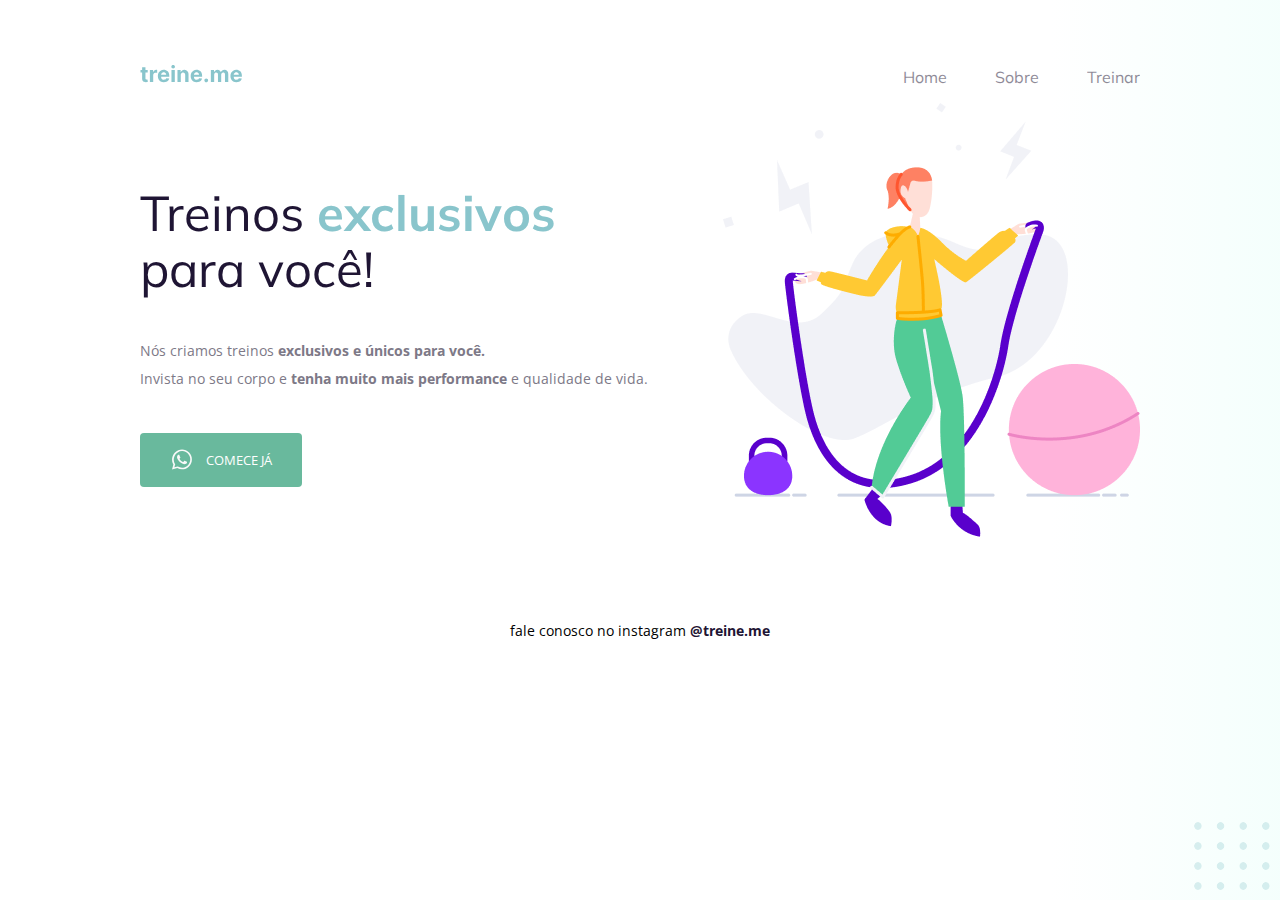
<file: AcessibilidadeFase02/index.html>
<!DOCTYPE html>
<html lang="pt-br">
  <head>
    <link rel="preconnect" href="https://fonts.googleapis.com">
    <link rel="preconnect" href="https://fonts.gstatic.com" crossorigin>

    <meta charset="UTF-8" />
    <meta name="viewport" content="width=device-width, initial-scale=1.0" />
    <title>Treine me</title>

    <link href="https://fonts.googleapis.com/css2?family=Mulish:wght@400;700&family=Open+Sans:wght@400;700&display=swap" rel="stylesheet">

    <link rel="stylesheet" href="style.css">

  </head>
  <body>
    <div class="page">
      <nav>
          <a id="logo" href="#">
            <img src="images/logo.svg" alt="Treine.me" />
          </a>
          <ul>
            <li><a href="#">Home</a></li>
            <li><a href="#">Sobre</a></li>
            
            <li><a href="#">Treinar</a></li>
          </ul>
      </nav>
    </div>
      
    <main>
        <section>

          <h1>Treinos <span>exclusivos</span> para você!</h1>

          <p>
            Nós criamos treinos <strong>exclusivos e únicos para você.</strong></br>
            Invista no seu corpo e <strong>tenha muito mais performance</strong> e qualidade de vida.
          </p>

          <button>
            <img src="images/whats.svg" alt="Ícone do whatsapp">
            Comece já  
          </button>

        </section>

        <img src="images/img.png" alt="Desenho de uma mulher pulando corta numa academia.">
      </main>

      <footer>
          fale conosco no instagram <a href="https://instagram.com/treineme" target="_blank">@treine.me</a>
      </footer>

    <img id="balls" src="images/balls.svg" alt="Bolinhas decorativas verdes no canto inferior direito da página.">

  </body>
</html>
</file>
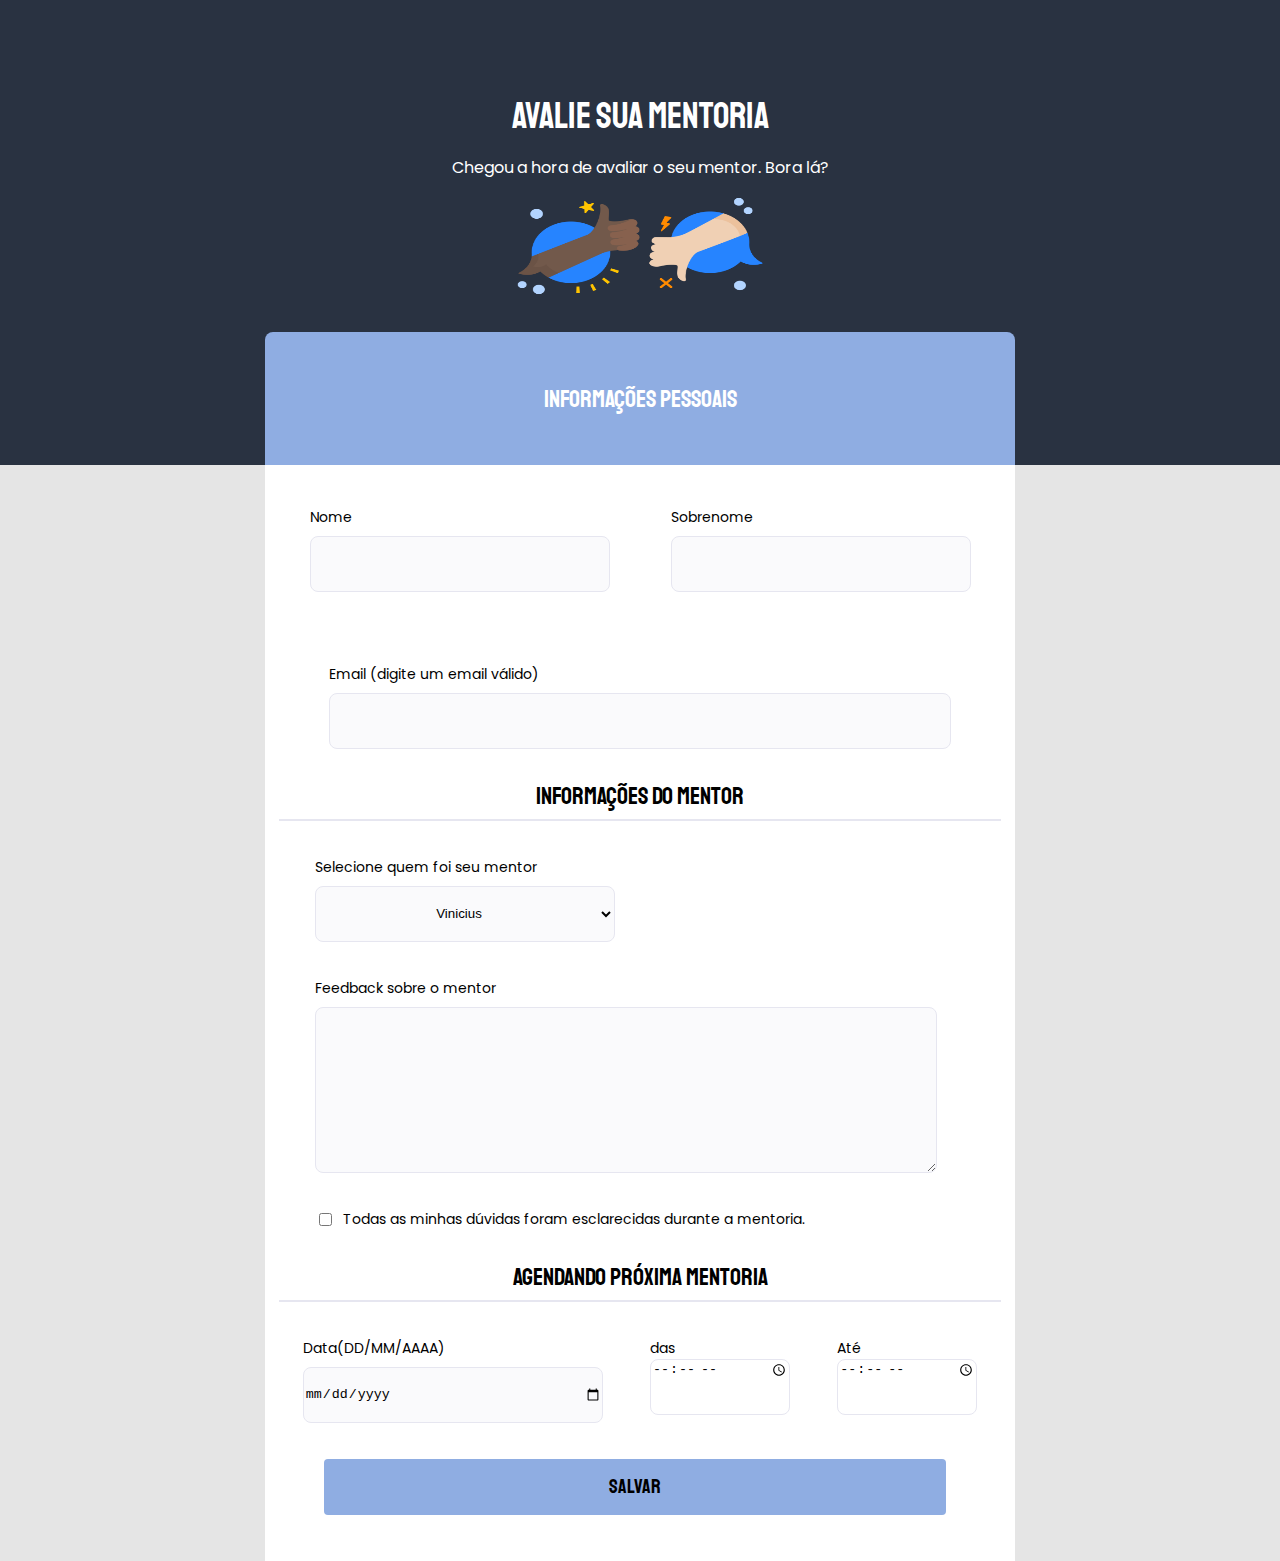
<file: DesafioExtra03/index.html>
<html lang="pt-br">
<head>

    <meta charset="UTF-8">
    <meta name="viewport" content="width=device-width, initial-scale=1.0">
    <link rel="preconnect" href="https://fonts.googleapis.com">
    <link rel="preconnect" href="https://fonts.gstatic.com" crossorigin>
    <title>Mentoria</title>

    <link href="https://fonts.googleapis.com/css2?family=Poppins&family=Staatliches&display=swap" rel="stylesheet">
    <link rel="stylesheet" href="style.css">

</head>
<body>
    <header>
        <div>
            <h1>Avalie sua mentoria</h1>
            <p>Chegou a hora de avaliar o seu mentor. Bora lá?</p>
            <img src="image\Feedback.png">
        </div>
        <div class="info-personal">
            <legend>Informações Pessoais</legend>
        </div>
    </header>

    <form>
        <fieldset class="feedback">
            
            <div class="row">
                <div class="input-name">
                    <label for="name">Nome</label>
                    <input type="text" name="name" id="name"/>
                </div>

                <div class="input-lastname">
                    <label for="lastname">Sobrenome</label>
                    <input type="text" name="lastname" id="lastname"/>
                </div>
            </div>

            <div class="row">
                <div class="input-email">
                    <label for="email">Email <span>(digite um email válido)</span></label>
                    <input type="email" name="email" id="email"/>
                </div>
            </div>

           <h2>Informações do mentor</h2>

            <div id="separator"> </div>


            <div class="mentor">
                <label for="mentor">Selecione quem foi seu mentor</label>
            
                <div>
                    <select id="mentor">
                        <option>Vinicius</option>
                        <option>Marcos</option>
                        <option>Mayk</option>
                        <option>Erika</option>
                    </select>
                </div>
            </div>

            
            <div class="textarea">
                <label for="textarea">Feedback sobre o mentor</label>
                    <div>
                        <textarea id="textarea"></textarea>
                    </div>
            </div>
        
            <div class="checkbox">
                <input type="checkbox" name="checkbox" id="checkbox">
                <label for="checkbox">Todas as minhas dúvidas foram esclarecidas durante a mentoria.</label>
            </div>
            
            <h2>Agendando próxima mentoria</h2>

            <div id="separator"> </div>

            <div class="row">
                <div class="input-date">
                    <label for="date">Data<span>(DD/MM/AAAA)</span></label>
                    <input type="date" name="date" id="date"/>
                </div>
                <div class="input-start">
                    <label for="start-time">das</label>
                    <input type="time" name="start-time" id="start-time"/>
                </div>
                <div class="input-end">
                    <label for="end-time">Até</label>
                    <input type="time" name="end-time" id="end-time"/>
                </div>
            </div>
            <button>Salvar</button>
        </fieldset>
    </form>
    
</body>
</html>
</file>
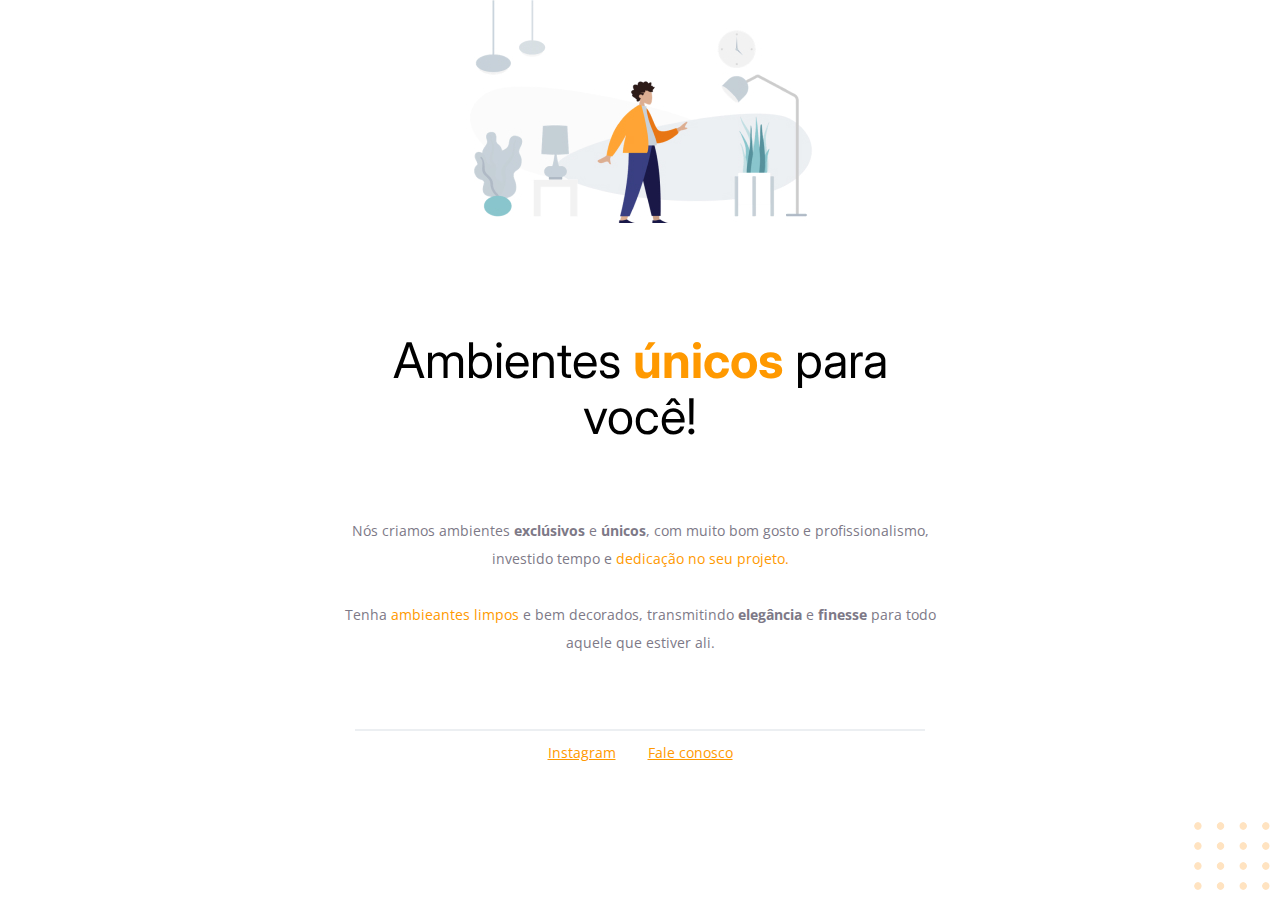
<file: DesafioFase01/index.html>
<!-- Instrução que define o tipo do documento. -->
<!DOCTYPE html>
<html lang="pt-br">
  <!-- Tag <head> contém as instruções para a página -->
  <head>
    <link rel="preconnect" href="https://fonts.googleapis.com" />
    <link rel="preconnect" href="https://fonts.gstatic.com" crossorigin />
    <meta charset="UTF-8" />
    <meta name="viewport" content="width=device-width, initial-scale=1.0" />
    <title>Móveis customizados</title>

    <link
      href="https://fonts.googleapis.com/css2?family=Inter:wght@400;700&family=Open+Sans:wght@400;700&display=swap"
      rel="stylesheet"
    />

    <link rel="stylesheet" href="style.css" />
  </head>

  <!-- Tag <body> é o corpo do documento, onde tem as informações que serão mostradas. -->
  <body>
    <div id="hero">
      <img
      src="images/img1.jpg"
      alt="Desenho de uma pessoa vestindo uma camisa amarela em uma sala com Móveis"/>

      <h1>Ambientes <span>únicos</span> para você!</h1>

      <p>
        Nós criamos ambientes <strong>exclúsivos</strong> e <strong>únicos</strong>, com muito bom gosto
              e profissionalismo, investido tempo e <span>dedicação no seu projeto.</span>
      <br/>
      <br/>
        Tenha <span>ambieantes limpos</span> e bem decorados, transmitindo 
        <strong>elegância</strong> e <strong>finesse</strong> para todo aquele que estiver ali.
      </p>

    </div>
    
    <div id="footer">
    <div class="line"></div>
      <a target="_blank" href="https://instagram.com/moveisparavoce"
        >Instagram</a
      >
      <a href="mailto:contato@moveisparavoce.com">Fale conosco</a>
    </div>

    
    <img
      id="balls"
      src="images/balls.svg"
      alt="Bolinhas alaranjadas no canto inferior direito da tela"
    />
  </body>
</html>
</file>
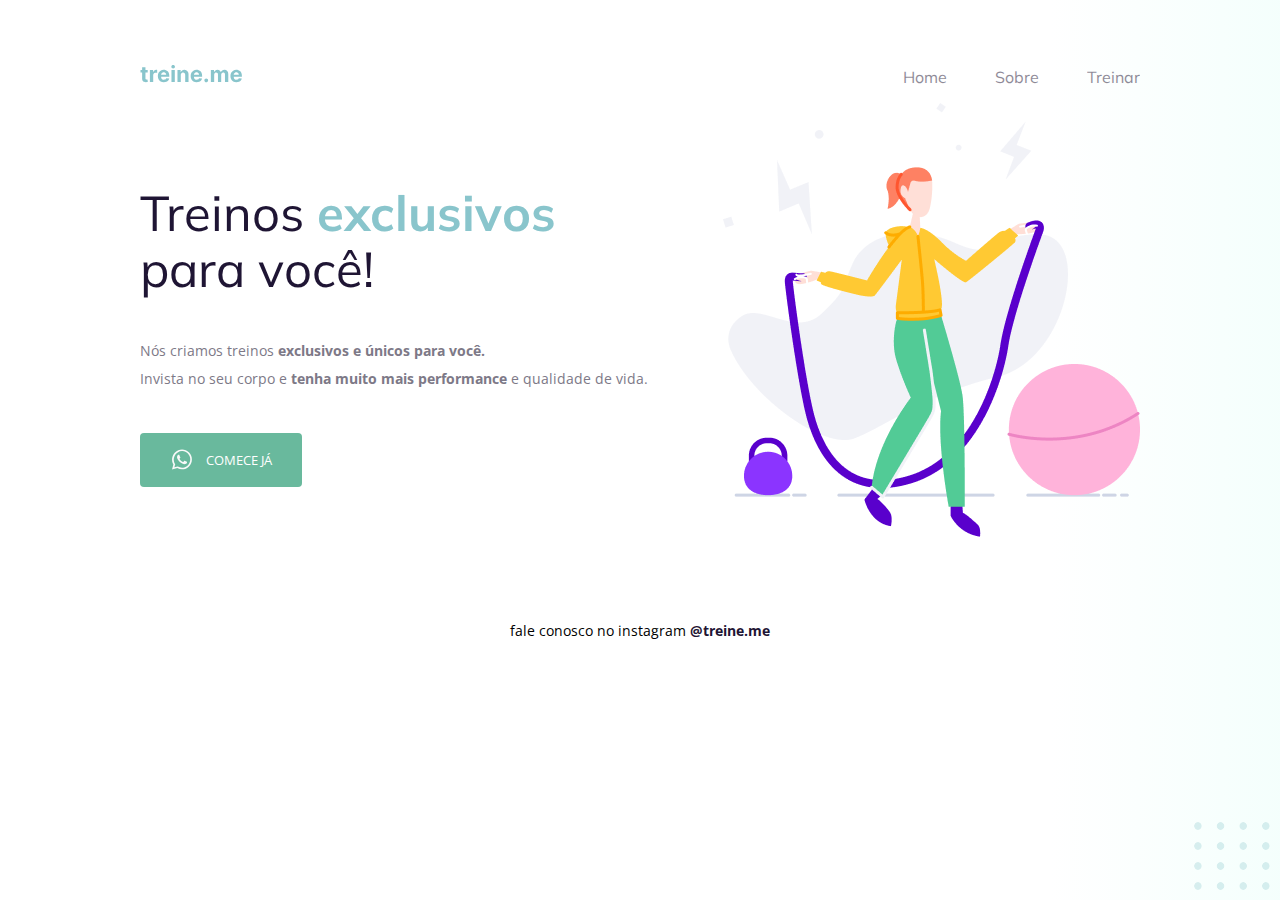
<file: DesafioFase02/index.html>
<!DOCTYPE html>
<html lang="pt-br">
  <head>
    <link rel="preconnect" href="https://fonts.googleapis.com">
    <link rel="preconnect" href="https://fonts.gstatic.com" crossorigin>

    <meta charset="UTF-8" />
    <meta name="viewport" content="width=device-width, initial-scale=1.0" />
    <title>Treine me</title>

    <link href="https://fonts.googleapis.com/css2?family=Mulish:wght@400;700&family=Open+Sans:wght@400;700&display=swap" rel="stylesheet">

    <link rel="stylesheet" href="style.css">

  </head>
  <body>
    <div class="page">
      <nav>

        <a id="logo" href="#">
        <img src="images/logo.svg" alt="Treine.me"/>
        </a>

        <ul>
          <li><a href="#">Home</a></li>
          <li><a href="#">Sobre</a></li>
          <li><a href="#">Treinar</a></li>
        </ul>

      </nav>
    </div> 
      
      <main>
         
          <section>
            <h1>Treinos <span>exclusivos</span> para você!</h1>

            <p>
              Nós criamos treinos <strong>exclusivos e únicos para você.</strong></br>
              Invista no seu corpo e <strong>tenha muito mais performance</strong> e qualidade de vida.
            </p>

            <button>
              <img src="images/whats.svg" alt="Ícone do whatsapp">
              Comece já
            </button>
          </section>

        <img src="images/img.png" alt="Desenho de uma mulher pulando corta numa academia.">

      </main>

      <footer>
          fale conosco no instagram <a href="https://instagram.com/treineme" target="_blank">@treine.me</a>
      </footer>
    

    <img id="balls" src="images/balls.svg" alt="Bolinhas decorativas verdes no canto inferior direito da página.">

  </body>
</html>
</file>
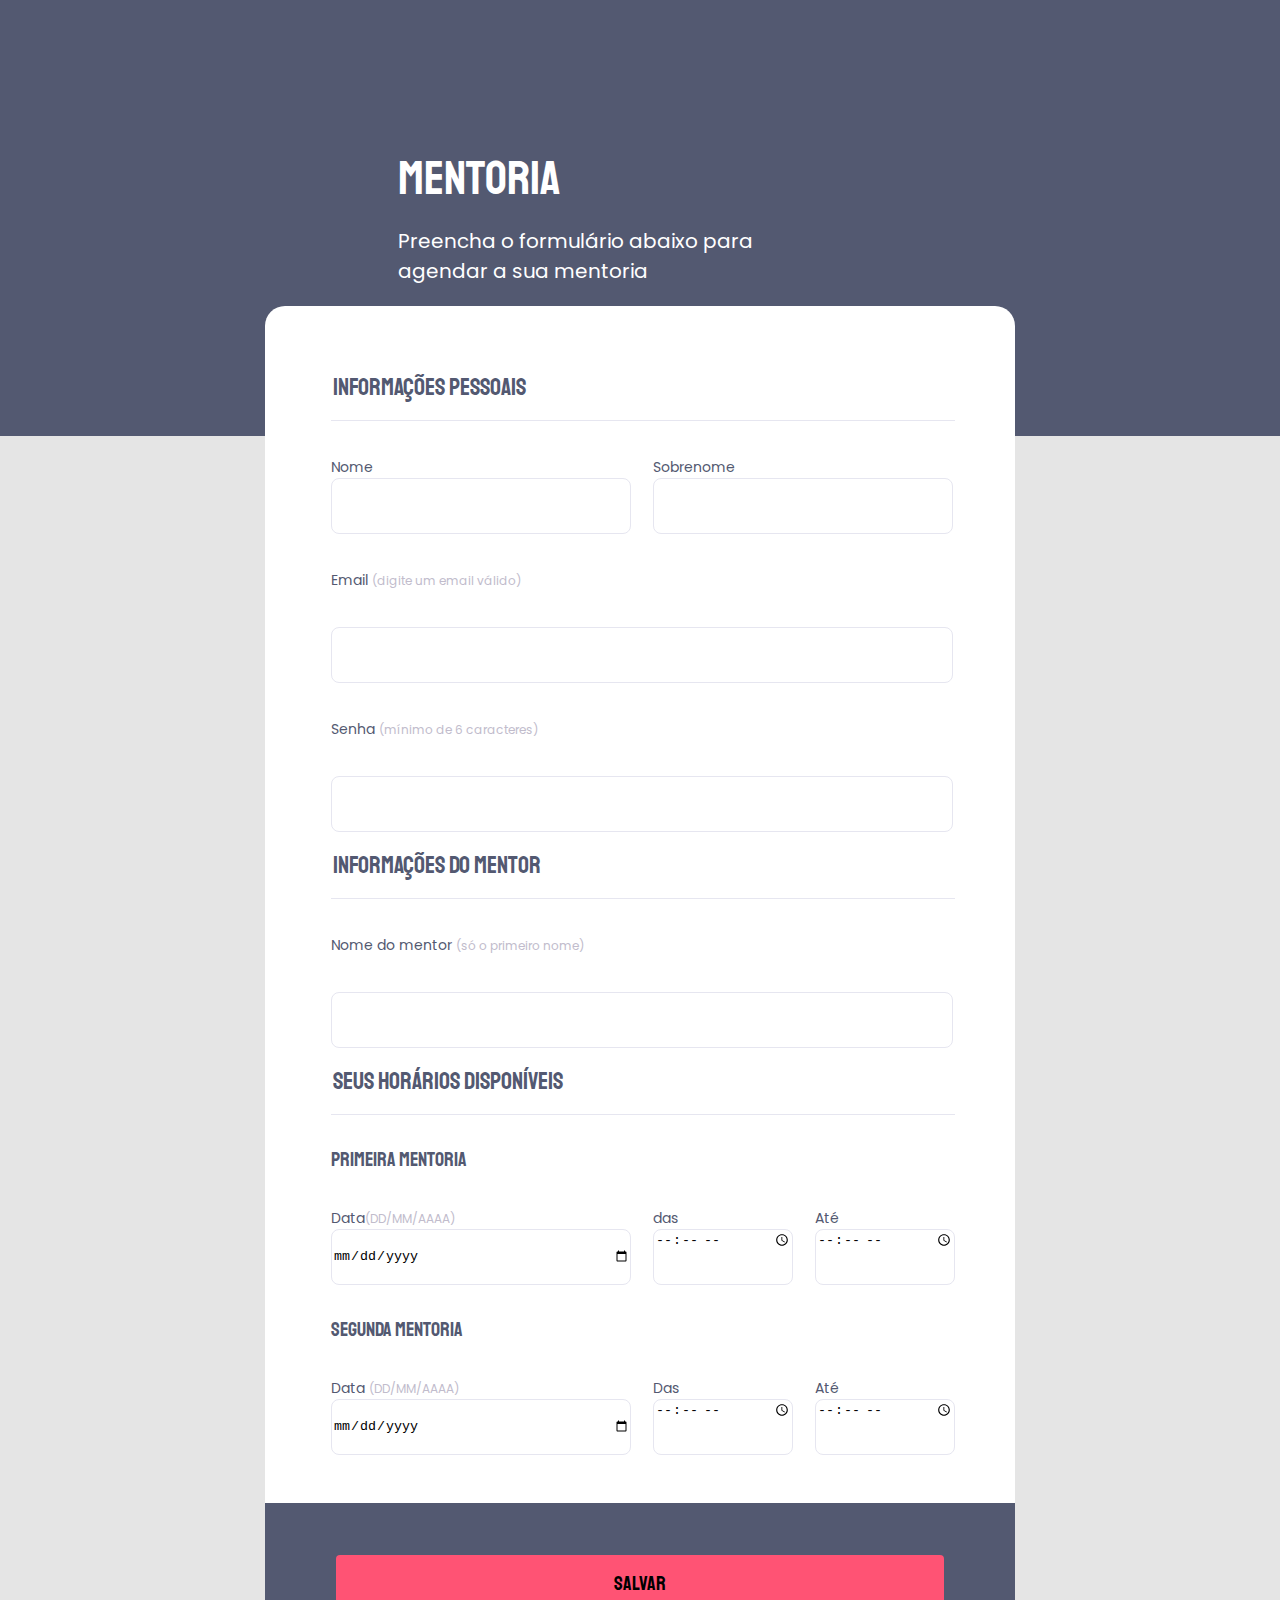
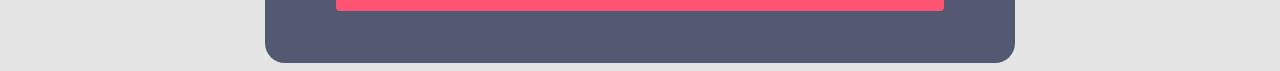
<file: DesafioFase03/index.html>
<html lang="pt-br">
<head>

    <meta charset="UTF-8">
    <meta name="viewport" content="width=device-width, initial-scale=1.0">
    <link rel="preconnect" href="https://fonts.googleapis.com">
    <link rel="preconnect" href="https://fonts.gstatic.com" crossorigin>
    <title>Mentoria</title>

    <link href="https://fonts.googleapis.com/css2?family=Poppins&family=Staatliches&display=swap" rel="stylesheet">
    <link rel="stylesheet" href="style.css">

</head>
<body>
    <header>
        <div>
            <h1>Mentoria</h1>
            <p>Preencha o formulário abaixo para <br/>
            agendar a sua mentoria</p>
        </div>
    </header>
    <form>
        <fieldset class="box-personal">
            <div>
                <legend>Informações Pessoais</legend>
            </div>

            <div id="separator"> </div>
            
            <div class="row">
                <div class="input-name">
                    <label for="name">Nome</label>
                    <input type="text" name="name" id="name"/>
                </div>
                <div class="input-lastname">
                    <label for="lastname">Sobrenome</label>
                    <input type="text" name="lastname" id="lastname"/>
                </div>
            </div>

            <div class="row">
                <div class="input-email">
                    <label for="email">Email <span>(digite um email válido)</span></label>
                    <input type="email" name="email" id="email"/>
                </div>
            </div>

            <div class="row">
                <div>
                    <label for="password">Senha <span>(mínimo de 6 caracteres)</span></label>
                    <input type="password" name="password" id="password"/>
                </div>
            </div>

            <div>
                <legend>Informações do mentor</legend>
            </div>

            <div id="separator"> </div>

            <div class="row">
                <div class="input-mentor">
                    <label for="mentor">Nome do mentor <span>(só o primeiro nome)</span> </label>
                    <input type="text" name="mentor" id="mentor"/>
                </div>
            </div>

            <div>
                <legend>Seus horários disponíveis</legend>
            </div>

            <div id="separator"> </div>

            <h2>Primeira mentoria</h2>

            <div class="row">
                <div class="input-date">
                    <label for="date">Data<span>(DD/MM/AAAA)</span></label>
                    <input type="date" name="date" id="date"/>
                </div>
                <div class="input-start">
                    <label for="start-time">das</label>
                    <input type="time" name="start-time" id="start-time"/>
                </div>
                <div class="input-end">
                    <label for="end-time">Até</label>
                    <input type="time" name="end-time" id="end-time"/>
                </div>
            </div>

            <h2>Segunda mentoria</h2>

            <div class="row">
                <div class="input-date">
                    <label for="date">Data <span> (DD/MM/AAAA) </span></label>
                    <input type="date" name="date" id="date"/>
                </div>
                <div class="input-start">
                    <label for="start-time">Das</label>
                    <input type="time" name="start-time" id="start-time"/>
                </div>
                <div class="input-end">
                    <label for="end-time">Até</label>
                    <input type="time" name="end-time" id="end-time"/>
                </div>
            </div>

        </fieldset>
    </form>
    <footer>
        <button>Salvar</button>
    </footer>
    
</body>
</html>
</file>
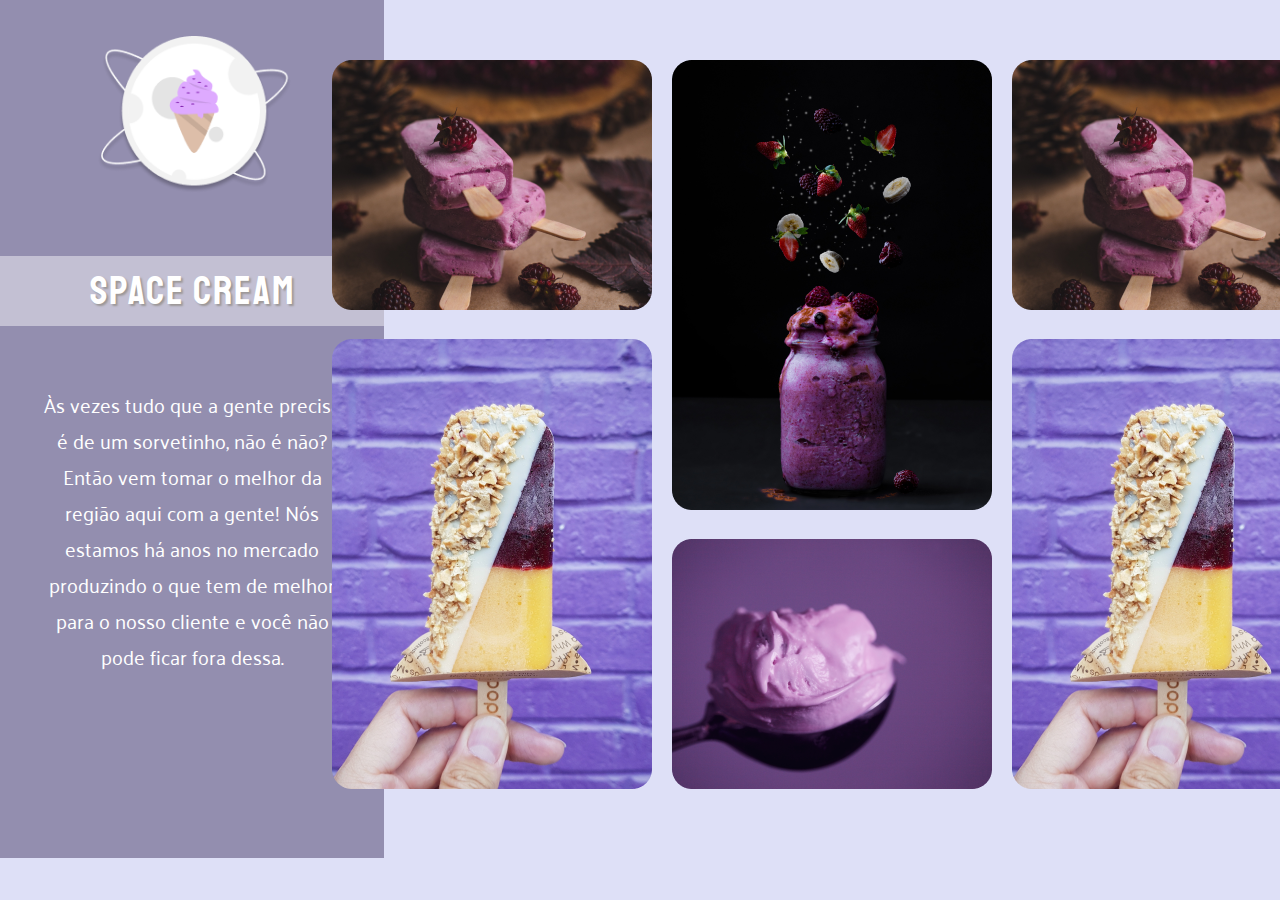
<file: DesafioGridAnimacao03/index.html>
<!DOCTYPE html>
<html lang="pt-br">
<head>
    <meta charset="UTF-8">

    <meta name="viewport" content="width=device-width, initial-scale=1.0">

    <link rel="preconnect" href="https://fonts.googleapis.com">
    <link rel="preconnect" href="https://fonts.gstatic.com" crossorigin>
   
    
    <link href="https://fonts.googleapis.com/css2?family=Palanquin&family=Staatliches&display=swap" rel="stylesheet">
    <link rel="stylesheet" href="style.css">

    <title>Space Cream</title>
</head>
    <body>
        <header>
            <img src="image\logo 1.png" alt="Desenho de um círculo e dentro uma casquinha de sorvete com uma bola de cor lilás">

            <div class="title">
                <h1>Space cream</h1>
            </div>

            <div class="paragraph">
                <p>
                    Às vezes tudo que a gente precisa é de um sorvetinho, não é não?</br> Então vem tomar o melhor
                    da região aqui com a gente! Nós estamos há anos no mercado produzindo o que tem de melhor
                    para o nosso cliente e você não pode ficar fora dessa.
                </p>
            </div>
        </header>

        <main>
            <div class="paleta-01">
                <img src="image\sorvete1.png" alt="Imagem de 3 picolés de tipo paleta um em cima do outro com uma amora por cima">
            </div>

            <div class="paleta-02">
                <img src="image\sorvete1.png" alt="Imagem de 3 picolés de tipo paleta um em cima do outro com uma amora por cima">
            </div>

            <div class="shake">
                <img src="image\sorvete2.png" alt="Imagem de um Milk-Shake de frutas, com umas frutas flutuando em cima">
            </div>

            <div class="massa">
                <img src="image\sorvete3.png" alt="Imagem de uma colher de sorvete com uma bola de sorvete de cor lilás">
            </div>

            <div class="picole-01">
                <img src="image\sorvete4.png" alt="Imagem de um picolé de duas cores, com alguns amendoins na lateral esquerda em formato de triangulo">
            </div>

            <div class="picole-02">
                <img src="image\sorvete4.png" alt="Imagem de um picolé de duas cores, com alguns amendoins na lateral esquerda em formato de triangulo">
            </div>
        </main>

    </body>
</html>
</file>
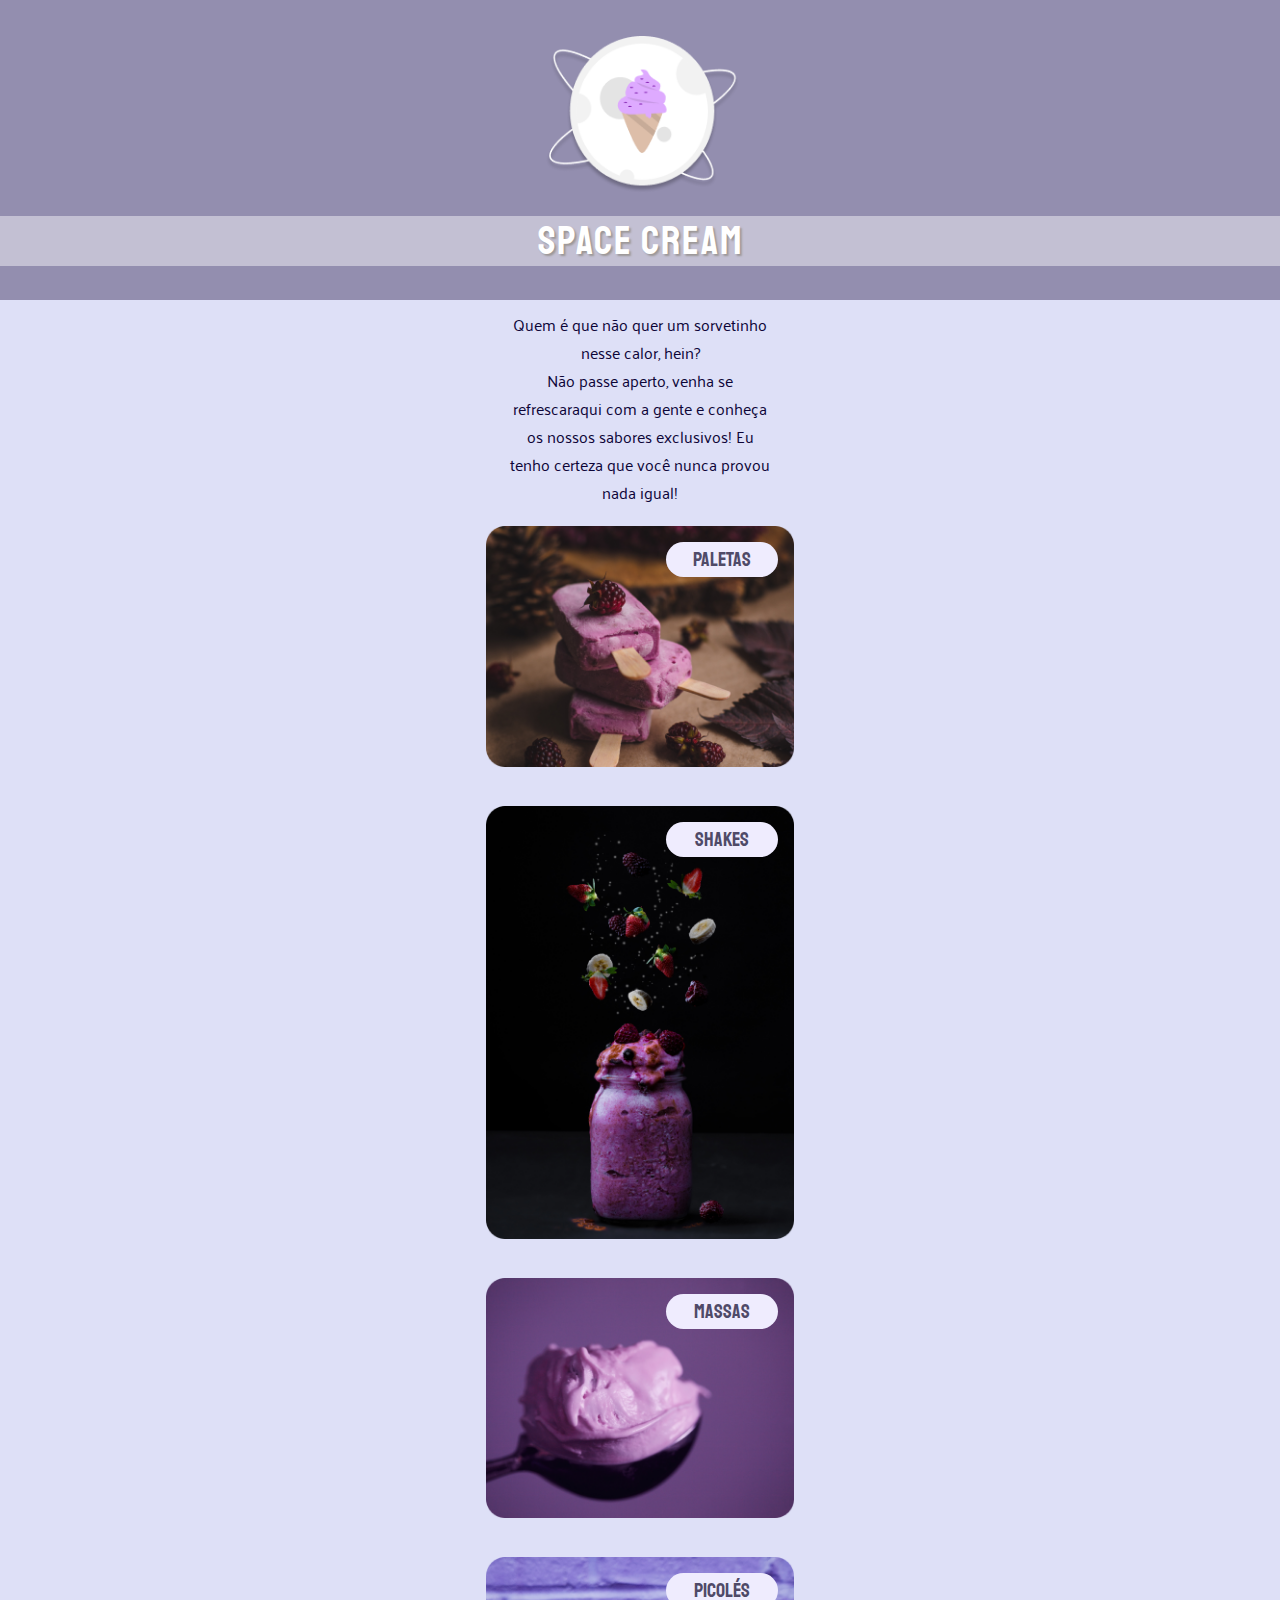
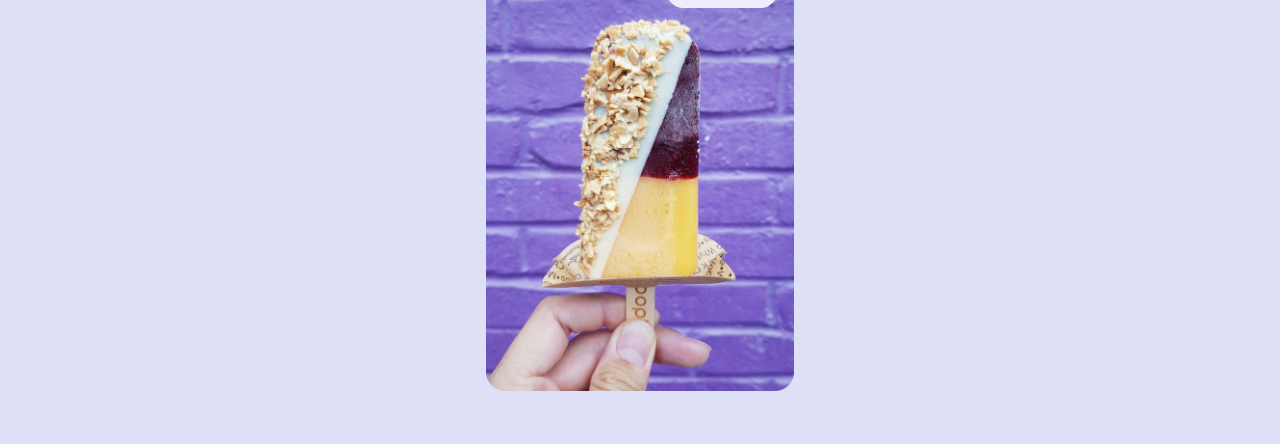
<file: DesafioMobileFirst03/index.html>
<!DOCTYPE html>
<html lang="pt-br">
<head>
    <meta charset="UTF-8">

    <meta name="viewport" content="width=device-width, initial-scale=1.0">

    <link rel="preconnect" href="https://fonts.googleapis.com">
    <link rel="preconnect" href="https://fonts.gstatic.com" crossorigin>
   
    
    <link href="https://fonts.googleapis.com/css2?family=Palanquin&family=Staatliches&display=swap" rel="stylesheet">
    <link rel="stylesheet" href="style.css">

    <title>Space Cream</title>
</head>
<body>
    <header>
        <img src="image\logo 1.png" alt="Desenho de um círculo e dentro uma casquinha de sorvete com uma bola de cor lilás">
        <div class="title">
            <h1>Space cream</h1>
        </div>
    </header>
    <main>
        <p>
            Quem é que não quer um sorvetinho nesse calor, hein? </br>
            Não passe aperto, venha se refrescaraqui com a gente e
            conheça os nossos sabores exclusivos! Eu tenho certeza 
            que você nunca provou nada igual!
        </p>

        <div class="card">
            <div id="info"> <h2>Paletas</h2> </div>
            <img src="image\sorvete1.png" alt="Imagem de 3 picolés de tipo paleta um em cima do outro com uma amora por cima">
        </div>

        <div class="card">
            <div id="info"><h2>Shakes</h2></div>
            <img src="image\sorvete2.png" alt="Imagem de um Milk-Shake de frutas, com umas frutas flutuando em cima">
        </div>

        <div class="card">
            <div id="info"> <h2>Massas</h2> </div>
            <img src="image\sorvete3.png" alt="Imagem de uma colher de sorvete com uma bola de sorvete de cor lilás">
        </div>

        <div class="card">
            <div id="info"> <h2>Picolés</h2> </div>
            <img src="image\sorvete4.png" alt="Imagem de um picolé de duas cores, com alguns amendoins na lateral esquerda em formato de triangulo">
        </div>
    </main>
</body>
</html>
</file>
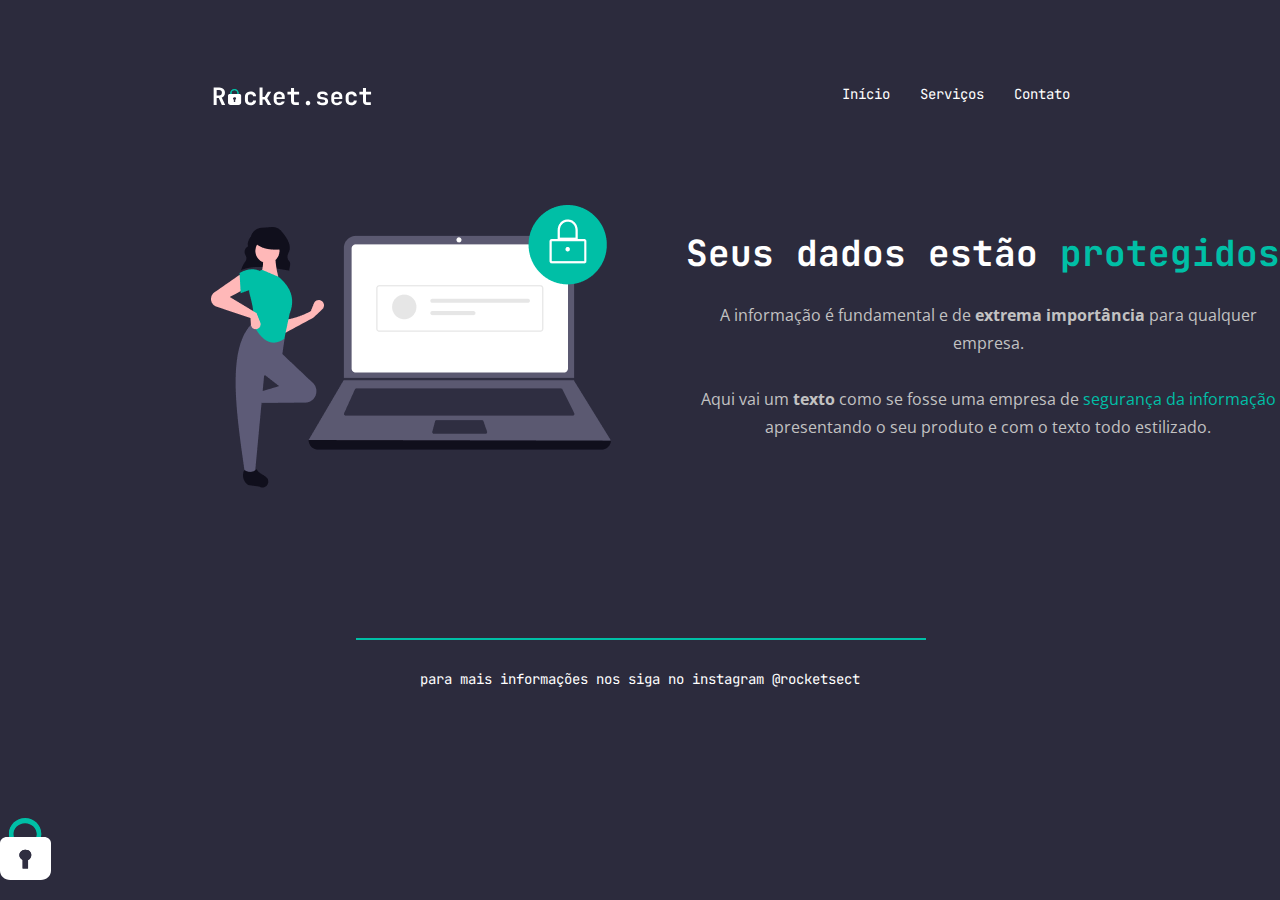
<file: Recriando layout 02/index.html>
<!DOCTYPE html>
<html lang="pt-br">
<head>
    <meta charset="UTF-8">
    <meta name="viewport" content="width=device-width, initial-scale=1.0">
    <link rel="shortcut icon" href="images\logo.svg" type="image" />
    <title>Rocket.sect</title>


    <link rel="stylesheet" href="style.css">
    <link rel="preconnect" href="https://fonts.googleapis.com">
    <link rel="preconnect" href="https://fonts.gstatic.com" crossorigin>
    <link href="https://fonts.googleapis.com/css2?family=JetBrains+Mono:wght@500;700&family=Open+Sans:wght@400;700&display=swap" rel="stylesheet">

</head>
<body>
    <div id="page">
        <nav>
            <img src="images\logo.svg" alt="Rocket.sect">
            <ul>
                <li>Início</li>
                <li>Serviços</li>
                <li>Contato</li>
            </ul>
        </nav>
        <main>
            <img src="images\img1.png" alt="Desenho de uma mulher do lado 
            de um Notebook com um cadeado na parte superior do lado direito da tela ">

            <section> 
                 
                <h1>
                    Seus dados estão <span>protegidos</span>?
                </h1>

                <p>
                    A informação é fundamental e de <strong>extrema importância</strong> para qualquer empresa.
                <br/>
                <br/>

                    Aqui vai um <strong>texto</strong> como se fosse uma empresa de <span>segurança da informação</span>
                <br/>
                     apresentando
                    o seu produto e com o texto todo estilizado.
                </p>
            </section>
           
        </main>
        
        <footer>
            <div class ="line"> </div >
            para mais informações nos siga no instagram
        <a href="http://instagram/rocketsect" target="_blank"> @rocketsect</a>

            <img src="images\padlock.svg" alt="Desenho de um cadeado no canto inferior do lado esquerdo">
        </footer>
    </div>
    
</body>
</html>
</file>
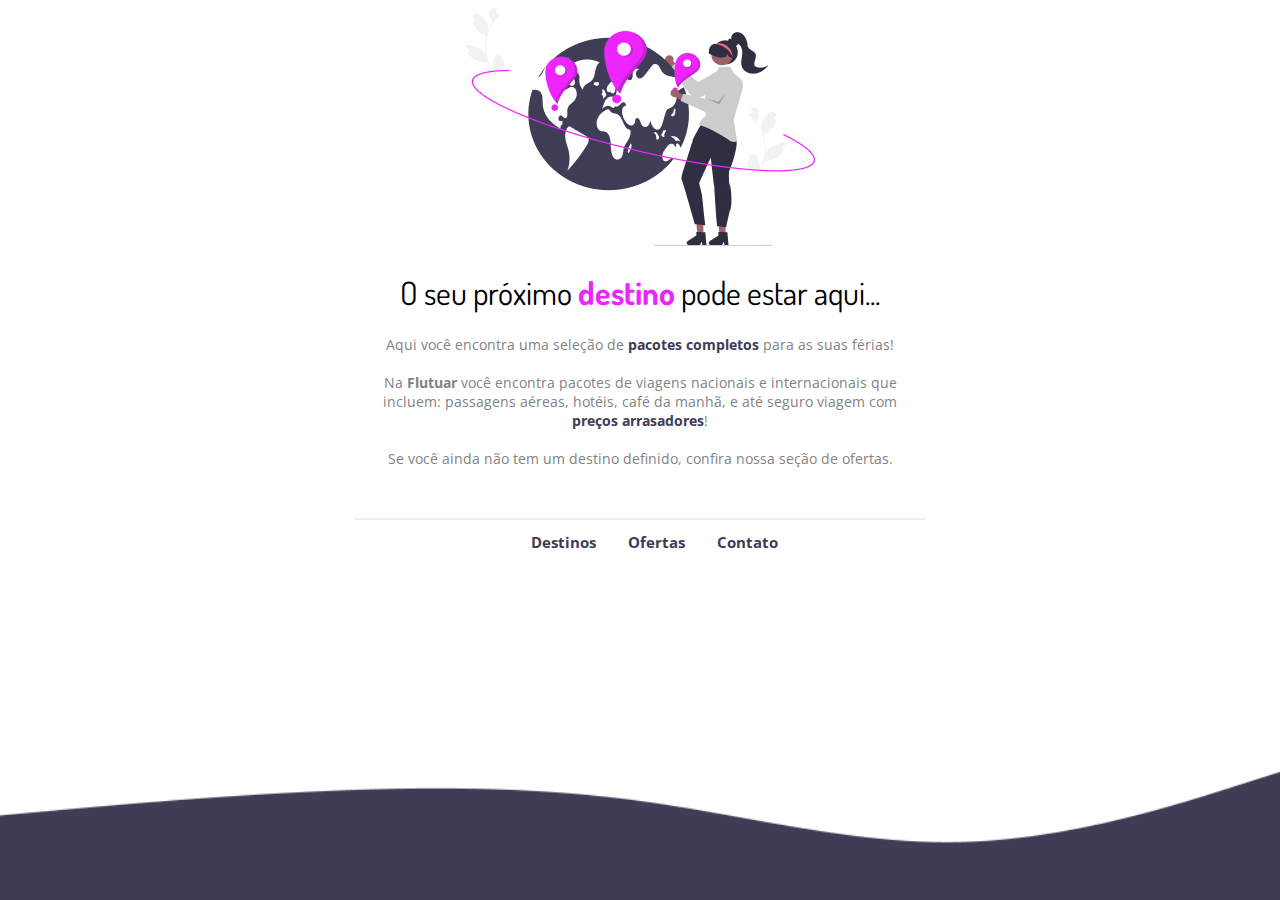
<file: Recriando layout/index.html>
<!DOCTYPE html>
<html lang="pt-br">
<head>
    <meta charset="UTF-8">
    <meta name="viewport" content="width=device-width, initial-scale=1.0">

    <link rel="shortcut icon" href="images\Favicon.svg" type="image" />
    <title>Flutuar</title>

    <link rel="preconnect" href="https://fonts.googleapis.com">
    <link rel="preconnect" href="https://fonts.gstatic.com" crossorigin>
    <link href="https://fonts.googleapis.com/css2?family=Open+Sans:wght@400;800&display=swap" rel="stylesheet">
    <link rel="preconnect" href="https://fonts.googleapis.com">
    <link rel="preconnect" href="https://fonts.gstatic.com" crossorigin>
    <link href="https://fonts.googleapis.com/css2?family=Dosis:wght@500;700&display=swap" rel="stylesheet">

    <link rel="stylesheet" href="style.css">

</head>
<body>
    <div id="main">
        <img src="images\img1.jpg" alt="Mulher do lado direito segurando um globo 
        terrestre com alguns ícones de localização e uma linha fina circulando-os">

        <h1>O seu próximo <span>destino</span> pode estar aqui...</h1>

        <p> 
            Aqui você encontra uma seleção de <strong>pacotes completos</strong> para as suas férias!
        </br>
        </br>
            Na <span>Flutuar</span> você encontra pacotes de viagens nacionais e internacionais que incluem: passagens aéreas, hotéis, 
            café da manhã, e até seguro viagem com <strong>preços arrasadores</strong>!
        </br>
        </br>   
        Se você ainda não tem um destino definido, confira nossa seção de ofertas.
        </p>
    </div>

    <div id="footer">
        <div id="line"></div>
        <strong>
        <a>
            Destinos
        </a>
        <a>
            Ofertas
        </a>
        <a>
            Contato
        </a>
        </strong>
        </br>
    
    </div>
    <img src="images\Wave.png" id="wave">

</body>
</html>
</file>
<file: AcessibilidadeFase02/style.css>
body {
  margin: 0;

  font-family: "Open Sans", sans-serif;

  background: linear-gradient(90deg, rgb(227, 255, 248, 0) 82.08%, rgb(227, 255, 248, 0.38) 100%);

  min-height: 100vh;
}

.page {
  width: 1000px;
  margin: 0 auto;
  padding-top: 65px;
}

nav {
  display: flex;
  justify-content: space-between;
  align-items: center;

  margin-bottom: 15px;
}

ul {
  display: flex;
  gap: 48px;
  list-style: none;
  margin: 0;
  padding: 0;
}

a {
  color: #1f1534;
  text-decoration: none;
}

ul li a {
    opacity: 0.5;
}

ul li a:hover {
  font-weight: bold;
  opacity: 1;
}

h1, ul {
  font-family: "Mulish", sans-serif;
}

main{
  width: 1000px;
  margin: 0 auto;
  display: flex;
  align-items: center;
  flex-direction: row;
  justify-content: space-between;
}

h1 {
  font-size: 49px;
  line-height: 56px;
  color: #1f1534;

  font-weight: normal;

  width: 490px;
}

h1 span {
  color: #89c5cc;
  font-weight: bold;
}

section p {
  font-size: 14px;
  line-height: 28px;
  color: #7d7987;

  margin: 40px 0;
}

button {
  color: white;
  font-family: "Open Sans", sans-serif;
  text-transform: uppercase;

  background: #69B99D;
  border: 0;
  padding: 14px 30px 15px;

  display: flex;
  justify-content: space-around;
  gap: 12px;
  align-items: center;

  border-radius: 4px;

  cursor: pointer;
}

button:hover {
    background: #4EA788;
}

footer {
  font-size: 14px;
  line-height: 28px;

  text-align: center;

  margin-top: 80px;
}

footer a {
  font-weight: bold;
}

#balls {
    position: fixed;
    right: 0px;
    bottom: 0px;
}
</file>
<file: DesafioExtra03/style.css>
body{
    font-family: 'Poppins', sans-serif;
    margin: 0 auto;
    background: #E5E5E5;
}

body::before{
    content: "";
    width: 100%;
    height: 465px;

    position: absolute;
    top: 0;
    left: 0;
    z-index:-1;

    background: #293241;
    ;
}

header{
    padding-top: 94px;

}

header div{
    margin: 0 390px;
    color: #ffffff;

    text-align: center;

}

.info-personal{
    margin: 0 auto;
    width: 750px;
    height: 133px;
    text-align: center;
    background-color: #8fade2;
    border-radius: 8px 8px 0 0;
    
}

h1{
    font-family: 'Staatliches', cursive;
    font-size: 36px;
    font-weight: normal;

    margin: 0px;
}

p{
    font-size: 16px;
    color: #FFFFFF;
}

img{
    width: 255px;
    height: 100px;
    margin-bottom: 36px;
}

form{
    background: #FFFFFF;
    margin-top: 58px;
    width: 750px;
    min-height: 322px;
    margin: 0 auto;
}

form .feedback{
    border: none;
}

.info-personal{
    display: flex;
    flex-direction: column;
    flex-wrap: nowrap;
    justify-content: space-around;
}

.info-personal legend{
    font-family: 'Staatliches';
    font-style: normal;
    font-size: 24px;
    text-align: center;
}

.row{
    font-size: 14px;

    display: flex;
    justify-content: space-around;
    margin-top: 36px;
}

#name, #lastname, #email, #date{
    height: 56px;
    border-radius: 8px;
    margin-top: 8px;

    border: 1px solid #E6E6F0;
    background: #FAFAFC;   
}

.feedback .input-name, .input-lastname, .input-date{
    display: flex;
    flex-direction: column;
    width: 300px;
}

.input-email{
    display: flex;
    flex-direction: column;
    margin-top: 36px;
    width: 622px;
}

.mentor{
    margin-top: 36px;
    margin-left: 36px;
    font-size: 14px;
}

#mentor{
    width: 300px;
    height: 56px;
    margin-top: 8px;

    text-align: center;

    border-radius: 8px;
    border: 1px solid #E6E6F0;
    background: #FAFAFC;
}

.textarea{
    margin-top: 36px;
    margin-left: 36px;
    font-size: 14px;
}

#textarea{
    width: 622px;
    height: 166px;
    margin-top: 8px;

    text-align: center;

    border-radius: 8px;
    border: 1px solid #E6E6F0;
    background: #FAFAFC;
}

.checkbox{
    display: flex;
    justify-content: flex-start;
    align-items: center;
    gap: 8px;

    margin-left: 36px;
    margin-top: 36px;

    font-size: 14px;
}

h2{
    font-family: 'Staatliches';
    font-weight: normal;
    font-size: 24px;

    margin-top: 32px;
    margin-bottom: 8px;
    text-align: center;
}

#separator{
    border: 1px solid #E6E6F0;

}

#start-time, #end-time{
    display: flex;
    flex-direction: column;
    width: 140px;
    height: 56px;

    border-radius: 8px;
    border: 1px solid #E6E6F0;
}

button{
    font-family: 'Staatliches';
    font-weight: normal;
    font-size: 20px;

    background-color: #8fade2;

    border: none;

    margin: 36px 45px;
    width: 622px;
    height: 56px;
    border-radius: 4px;
}

button:hover{
    background-color: #608fe1;

}
</file>
<file: DesafioFase01/style.css>
body {
  font-family: "Open Sans", sans-serif;
  text-align: center;
  margin: 0px;
}

#hero {
    width: 592px;
    margin: 0 auto 72px;
}

#hero img {
  margin-bottom:72px;
}

h1{
  font-family: "Inter", sans-serif;
  font-size: 49px;
  line-height: 56px;
  font-weight: normal;
  margin-bottom: 72px;
}

h1 span {
  font-weight: bold;
}

span, a {
  color: #ff9900;
}

p, #footer {
  color: #7d7987;
  font-size: 14px;
  line-height: 28px;
}

#footer a + a {
    margin-left: 28px;
}

.line {
    width: 568px;
    height: 0px;
    margin: 0 auto 8px;
    border: 1px solid #ECEFF2;
}

#balls {
    position: fixed;
    bottom: 0px;
    right: 0px;
}
</file>
<file: DesafioFase02/style.css>
body {
    margin: 0;
  
    font-family: "Open Sans", sans-serif;
  
    background: linear-gradient(90deg, rgb(227, 255, 248, 0) 82.08%, rgb(227, 255, 248, 0.38) 100%);
  
    min-height: 100vh;
  }
  
  .page {
    width: 1000px;
    margin: 0 auto;
    padding-top: 65px;
  }
  
  nav {
    display: flex;
    justify-content: space-between;
    align-items: center;
  
    margin-bottom: 15px;
  }
  
  ul {
    display: flex;
    gap: 48px;
    list-style: none;
    margin: 0;
    padding: 0;
  }
  
  a {
    color: #1f1534;
    text-decoration: none;
  }
  
  ul li a {
      opacity: 0.5;
  }
  
  ul li a:hover {
    font-weight: bold;
    opacity: 1;
  }
  
  h1, ul {
    font-family: "Mulish", sans-serif;
  }
  
  main{
    width: 1000px;
    margin: 0 auto;
    display: flex;
    align-items: center;
    flex-direction: row;
    justify-content: space-between;
  }

  h1 {
    font-size: 49px;
    line-height: 56px;
    color: #1f1534;
  
    font-weight: normal;
  
    width: 490px;
  }
  
  h1 span {
    color: #89c5cc;
    font-weight: bold;
  }
  
  section p {
    font-size: 14px;
    line-height: 28px;
    color: #7d7987;
  
    margin: 40px 0;
  }
  
  button {
    color: white;
    font-family: "Open Sans", sans-serif;
    text-transform: uppercase;
  
    background: #69B99D;
    border: 0;
    padding: 14px 30px 15px;
  
    display: flex;
    justify-content: space-around;
    gap: 12px;
    align-items: center;
  
    border-radius: 4px;
  
    cursor: pointer;
  }
  
  button:hover {
      background: #4EA788;
  }
  
  footer {
    font-size: 14px;
    line-height: 28px;
  
    text-align: center;
  
    margin-top: 80px;
  }
  
  footer a {
    font-weight: bold;
  }
  
  #balls {
      position: fixed;
      right: 0px;
      bottom: 0px;
  }
</file>
<file: DesafioFase03/style.css>
body{
    font-family: 'Poppins', sans-serif;

    background: #E5E5E5;
}

body::before{
    content: "";
    width: 100%;
    height: 436px;

    position: absolute;
    top: 0;
    left: 0;
    z-index:-1;

    background: #535971;
}

header{
    padding-top: 140px;

}

header div{
    margin: 0 390px;
    color: #ffffff;

}

h1{
    font-family: 'Staatliches', cursive;
    font-size: 48px;
    font-weight: normal;

    margin: 0px;
}

p{
    font-size: 20px;
    
    margin-top: 18px;
}

form{
    background: #FFFFFF;


    margin-top: 58px;
    width: 750px;
    min-height: 322px;
    margin: 0 auto;
    border-radius: 20px 20px 0 0;

}

.box-personal{
    border: none;
    padding: 48px 64px;

    color: #535971;
}

.box-personal legend{
    font-family: 'Staatliches';
    font-style: normal;
    font-size: 24px;
    line-height: 34px;
    margin-top: 16px;
}

.box-personal #separator{
    border-bottom: 1px solid #E6E6F0;
    margin-top: 16px;
}

.box-personal span{
    color:#C1BCCC;
    font-size: 12px;
}

.row{
    font-size: 14px;

    display: flex;
    justify-content: flex-start;
    gap: 22px;
    margin-top: 36px;
}

#name, #lastname, #email, #password, #mentor, #date{
    height: 56px;
    border-radius: 8px;
    border: 1px solid #E6E6F0;
}

.box-personal .input-name, .input-lastname, .input-date{
    display: flex;
    flex-direction: column;
    width: 300px;
}

#email, #password, #mentor{
    display: flex;
    flex-direction: column;
    margin-top: 36px;
    width: 622px;
}

h2{
    font-family: 'Staatliches';
    font-weight: normal;
    font-size: 20px;

    margin-top: 32px;
    margin-bottom: 11px;
}

#start-time, #end-time{
    display: flex;
    flex-direction: column;
    width: 140px;
    height: 56px;

    border-radius: 8px;
    border: 1px solid #E6E6F0;
}

footer{
    background: #535971;

    width: 750px;
    height: 160px;
    margin: 0 auto;
    border-radius: 0 0 20px 20px;

    display: flex;
    align-items: center;
    justify-content: center;
}

button{
    font-family: 'Staatliches';
    font-weight: normal;
    font-size: 20px;

    background: #FF5374;

    border: none;

    width: 608px;
    height: 56px;
    align-items: center;
    border-radius: 4px;
}

button:hover{
    background: #ba314c;
}
</file>
<file: DesafioGridAnimacao03/style.css>
*{
    margin: 0;
    padding: 0;
    box-sizing: border-box;
}

:root{
    --ff-heading:
    'Staatliches', cursive;
    --ff-texting:
    'Palanquin', sans-serif;
    font-size: 62.5%;

    --hue: 250;
    --bg-primary: hsl(var(--hue), 17%, 62%);
    --bg-title: hsl(var(--hue), 18%, 79%);
    --bg-buttom: hsl(var(--hue), 91%, 96%);
    --c-primary: hsl(var(--hue), 0%, 100%);
    --c-p: hsl(var(--hue), 84%, 12%);
    --c-secundary: hsl(var(--hue), 17%, 35%);
    --bg-main: hsl(235, 62%, 92%);

    --fs-h1: 4rem;
}

body{
    font-family: var(--ff-texting);
    font-size: 2rem;
    background: var(--bg-main);

    display: grid;
    grid-template-columns: 30% 70%;
}

header{
    background: var(--bg-primary);

    display: flex;
    align-items: center;
    flex-direction: column;
}

header img{
    width: 20rem;
    height: 16rem;
    margin: 3.6rem auto 6rem;
}

header .title{
    height: 70px;
    width: 100%;
    text-align: center;
    background: var(--bg-title);
}

header .title h1{
    font-family: var(--ff-heading);
    color: var(--c-primary);
    font-weight: 400;
    font-size: var(--fs-h1);
    letter-spacing: 0.05em;
    text-shadow: 0.2rem 0.2rem 0.2rem rgb(156, 151, 151);
    padding: 10px;
}

header .paragraph{
    color: var(--c-primary);
    text-align: center;
    width: 30rem;
    margin-top: 6rem;
}

main{
    padding: 6rem 6rem;

    display: grid;
    justify-content: center;
    gap: 2rem;

    grid-template-areas: 
    "paleta-01 shake paleta-02"
    "picole-01 shake picole-02"
    "picole-01 massa picole-02";
}
main .paleta-01{
    grid-area: paleta-01;
}
main .paleta-02{
    grid-area: paleta-02;
}
main .shake{
    grid-area: shake;
}
main .massa{
    grid-area: massa;
}
main .picole-01{
    grid-area: picole-01;
}
main .picole-02{
    grid-area: picole-02;
}
</file>
<file: DesafioMobileFirst03/style.css>
*{
    margin: 0;
    padding: 0;
    box-sizing: border-box;
}

:root{
    --ff-heading:
    'Staatliches', cursive;
    --ff-texting:
    'Palanquin', sans-serif;
    font-size: 62.5%;

    --hue: 250;
    --bg-primary:
    hsl(var(--hue), 17%, 62%);
    --bg-title:
    hsl(var(--hue), 18%, 79%);
    --bg-buttom:
    hsl(var(--hue), 91%, 96%);
    --c-primary:
    hsl(var(--hue), 0%, 100%);
    --c-p:
    hsl(var(--hue), 84%, 12%);
    --c-secundary:
    hsl(var(--hue), 17%, 35%);
    --bg-main:
    hsl(235, 62%, 92%);
}

body{
    font-family: var(--ff-texting);
    color: var(--c-p);
    font-size: 1.6rem;
    background: var(--bg-main);
}

body::before{
    background: var(--bg-primary);
    content: '';
    width: 100%;
    height: 30rem;
    position: absolute;
    z-index: -1;
}

header{
    display: flex;
    align-items: center;
    flex-direction: column;
    justify-content: center;
}

header img{
    width: 20rem;
    height: 16rem;
    margin-top: 3.6rem;
}

header .title{
    margin: 2rem auto 3rem;
    width: 100%;
    text-align: center;
}

header .title h1{
    font-family: var(--ff-heading);
    background: var(--bg-title);

    color: var(--c-primary);
    font-weight: 400;
    font-size: 4rem;
    letter-spacing: 0.05em;
    text-shadow: 0.2rem 0.2rem 0.2rem rgb(156, 151, 151);

    width: 100%;
}

main{
    max-width: 38rem;
    margin: 0 auto;
    
    padding: 1.4rem 3.6rem;
}

main p{
margin: auto 2rem 2rem;
text-align: center;
}

.card{
    position: relative;
    margin-bottom: 3.2rem;

    transition-property: transform 700ms;
}

.card img{
    width: 100%;

    animation: topdown 700ms;
}

.card:hover{
    transform: scale(1.1);
}

.card h2{
    font-family: var(--ff-heading);
    font-weight: 400;

    font-size: 2rem;
    color: var(--c-secundary); 
    margin-top: 0.5rem;
}

.card #info{
    position: absolute;
    width: 11.2rem;
    height: 3.5rem;
    top: 1.6rem;
    right: 1.6rem;

    border-radius: 20px;
    background: var(--bg-buttom);
    text-align: center;

    animation: downtop 700ms 350ms backwards;
}

@keyframes topdown {
    0%{
        opacity: 0;
        transform: rotateY(-15px);
    }
    100%{
        opacity: 1;
        transform: rotateY(0);
    }
}

@keyframes downtop {
    0%{
        opacity: 1;
        transform: rotateY(0);
    }
    100%{
        opacity: 0;
        transform: rotateY(15px)}
}
</file>
<file: Recriando layout 02/style.css>
body{
    background-color: #2C2B3D;
    font-family: 'JetBrains Mono', monospace;
    color:hsl(0, 0%, 100%);
    font-size: 14px;
    padding: 71px 210px 0px;
    margin: 0px;
}

nav{
    display: flex;
    justify-content: space-between;
    align-items: center;
    margin-bottom: 88px;
}

ul {
    display: flex;
    align-items: center;
    gap: 30px;
    list-style-type: none;
}

main{
    display: flex;
    justify-content: space-between;
    flex-direction: row;
    align-items: flex-start;
    width: 1092px;
    margin: auto;
}

h1 {
    font-size: 36px;

}

h1 span{
    color:rgba(0, 191, 166, 1);
}

p{
    font-family: 'Open Sans', sans-serif;
    line-height: 28px;
    font-size: 16px;
    color:#C2C2C2;
    text-align: center;
    width: 604px;
}

p span{
    color:rgba(0, 191, 166, 1);
}

.line{
    width: 568px;
    margin: 0 auto 0px;
    height: 0px;
    border: 1px solid #00BFA6;
    text-align: center;
    margin-bottom: 30px;
}

footer{
    font-size: 14px;
    width: 568px;
    margin: 0 auto 0px;
    height: 0px;
    text-align: center;
    margin-top: 150px;
}


footer a{
    color:hsl(0, 0%, 100%);
    text-decoration: none;
}

footer img{
    position: fixed;
    left: 0px;
    bottom: 20px;
}
</file>
<file: Recriando layout/style.css>
body{
    font-family: 'Open Sans', sans-serif;
    text-align: center;
}

h1{
    font-family: 'Dosis', sans-serif;
    font-size: 32px;
    font-weight: normal;
}

h1 span{
    font-weight: bold;
    color:rgba(238, 36, 255, 1);
}

p{
    font-size: 14px;
    color: rgba(130, 130, 130, 1);
    width: 540px;
    margin: 0 auto;
}

p strong{
    color: #3F3D56;
    font-weight: bold;
}
p span{
    color: rgba(130, 130, 130, 1);
    font-weight: bold;
}

#footer{
    font-size: 15px;
    color: #3F3D56;
    text-align: center;
    margin-top: 50px;
    margin-bottom: 0px;
}

#line{
    width: 568px;
    height: 0px;
    border: 1px #eceff2 solid;
    margin:0px auto 8px;
}

#footer a, a, a{
    font-weight: bold;
    margin-left: 28px;
    line-height: 28px;
}

#wave{
    position: fixed;
    left: 0px;
    bottom: 0px;
    width: 100%;
}
</file>
